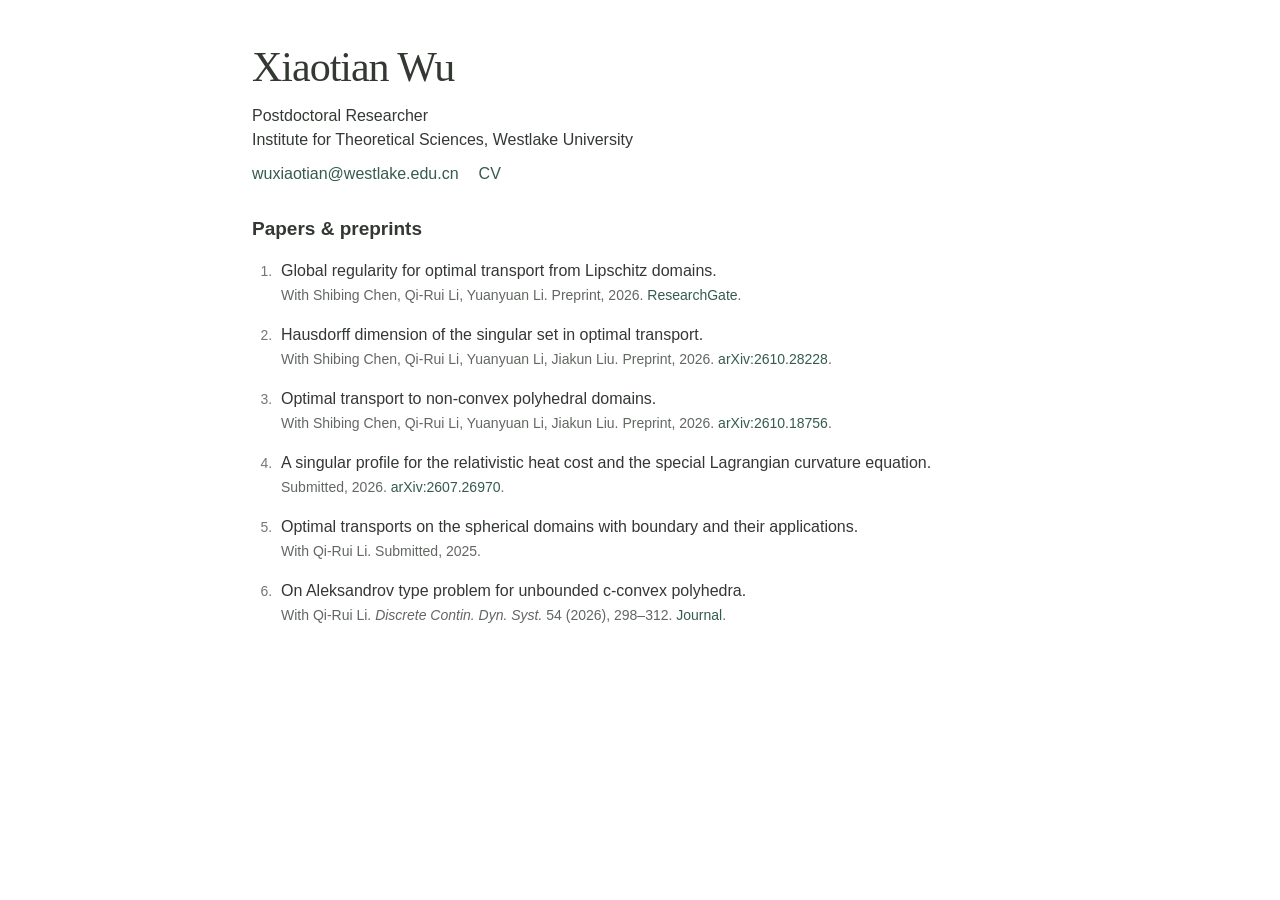
<file: index.html>
<!doctype html>
<html lang="en">
  <head>
    <meta charset="UTF-8" />
    <meta name="viewport" content="width=device-width, initial-scale=1.0" />
    <meta name="author" content="Xiaotian Wu" />
    <meta name="googlebot" content="nosnippet" />
    <meta name="theme-color" content="#ffffff" />
    <meta property="og:title" content="Xiaotian Wu — Academic Homepage" />
    <meta property="og:type" content="website" />
    <meta property="og:url" content="https://xiao-tian-wu.github.io/" />
    <link rel="canonical" href="https://xiao-tian-wu.github.io/" />
    <link rel="icon" href="./favicon-m.png" type="image/png" sizes="512x512" />
    <link rel="apple-touch-icon" href="./apple-touch-icon.png" sizes="180x180" />
    <link rel="stylesheet" href="./styles.css" />
    <title>Xiaotian Wu — Academic Homepage</title>
  </head>
  <body>
    <main>
      <header id="about">
        <h1>Xiaotian Wu</h1>
        <p class="affiliation">Postdoctoral Researcher<br />
          Institute for Theoretical Sciences, Westlake University</p>
        <p class="contact-links" id="contact">
          <a href="mailto:wuxiaotian@westlake.edu.cn">wuxiaotian@westlake.edu.cn</a>
          <a href="./files/xiaotian-wu-cv.pdf">CV</a>
        </p>
      </header>
      <section id="research" aria-labelledby="research-title">
        <h2 id="research-title">Papers &amp; preprints</h2>
        <ol class="publication-list">
            <li>
              <a href="./files/global-regularity-optimal-transport-lipschitz-domains.pdf"
                target="_blank" rel="noreferrer"
              ><strong>Global regularity for optimal transport from Lipschitz domains.</strong></a>
              <span>With Shibing Chen, Qi-Rui Li, Yuanyuan Li. Preprint, 2026.
                <a class="paper-link" href="https://www.researchgate.net/publication/417376867_Global_Regularity_for_optimal_transport_from_Lipschitz_domains"
                  target="_blank" rel="noreferrer">ResearchGate</a>.</span>
            </li>
            <li>
              <a href="./files/hausdorff-dimension-singular-set-optimal-transport.pdf"
                target="_blank" rel="noreferrer"
              ><strong>Hausdorff dimension of the singular set in optimal transport.</strong></a>
              <span>With Shibing Chen, Qi-Rui Li, Yuanyuan Li, Jiakun Liu. Preprint, 2026.
                <a class="paper-link" href="https://arxiv.org/abs/2610.28228"
                  target="_blank" rel="noreferrer">arXiv:2610.28228</a>.</span>
            </li>
            <li>
              <a href="./files/optimal-transport-non-convex-polyhedral-domains.pdf"
                target="_blank" rel="noreferrer"
              ><strong>Optimal transport to non-convex polyhedral domains.</strong></a>
              <span>With Shibing Chen, Qi-Rui Li, Yuanyuan Li, Jiakun Liu. Preprint, 2026.
                <a class="paper-link" href="https://arxiv.org/abs/2610.18756"
                  target="_blank" rel="noreferrer">arXiv:2610.18756</a>.</span>
            </li>
            <li>
              <a
                href="./files/singular-profile-relativistic-heat-cost.pdf"
                target="_blank"
                rel="noreferrer"
              ><strong>A singular profile for the relativistic heat cost and the special
                Lagrangian curvature equation.</strong></a>
              <span>Submitted, 2026. <a class="paper-link" href="https://arxiv.org/abs/2607.26970"
                target="_blank" rel="noreferrer">arXiv:2607.26970</a>.</span>
            </li>
            <li>
              <a
                href="./files/optimal-transports-spherical-domains.pdf"
                target="_blank"
                rel="noreferrer"
              ><strong>Optimal transports on the spherical domains with boundary and their
                applications.</strong></a>
              <span>With Qi-Rui Li. Submitted, 2025.</span>
            </li>
            <li>
              <a
                href="./files/aleksandrov-unbounded-c-convex-polyhedra.pdf"
                target="_blank"
                rel="noreferrer"
              ><strong>On Aleksandrov type problem for unbounded c-convex
                polyhedra.</strong></a>
              <span>With Qi-Rui Li. <em>Discrete Contin. Dyn. Syst.</em> 54 (2026),
                298&ndash;312. <a class="paper-link"
                  href="https://www.aimsciences.org/article/doi/10.3934/dcds.2026067"
                  target="_blank" rel="noreferrer">Journal</a>.</span>
            </li>
          </ol>
      </section>
    </main>
  </body>
</html>
</file>
<file: styles.css>
:root {
  color-scheme: light;
  font-family: -apple-system, BlinkMacSystemFont, "Segoe UI", sans-serif;
  color: #333833;
  background: #fff;
  -webkit-text-size-adjust: 100%;
}
* { box-sizing: border-box; }
body { margin: 0; font-size: 16px; line-height: 1.5; }
main { max-width: 840px; margin: 0 auto; padding: 42px 32px 36px; }
h1 { margin: 0 0 12px; font-family: Georgia, "Times New Roman", serif; font-size: 42px; font-weight: 400; line-height: 1.2; letter-spacing: -1px; }
h2 { margin: 0 0 16px; font-size: 19px; line-height: 1.4; font-weight: 600; }
p { margin: 0; }
.affiliation { margin-bottom: 10px; }
.contact-links { display: flex; flex-wrap: wrap; align-items: baseline; gap: 4px 20px; }
a { color: #355b50; text-decoration: none; }
a:hover { color: #203d34; }
a:focus-visible { outline: 2px solid #355b50; outline-offset: 5px; }
section { margin-top: 30px; }
.publication-list { margin: 0; padding-left: 24px; }
.publication-list li { padding-left: 5px; margin-bottom: 17px; }
.publication-list li:last-child { margin-bottom: 0; }
.publication-list li::marker { color: #737873; font-size: 14px; }
.publication-list strong { font-weight: 500; }
.publication-list li > a { color: #333833; }
.publication-list span { display: block; margin-top: 2px; font-size: 14px; color: #626762; }
section, #contact { scroll-margin-top: 24px; }
@media (max-width: 600px) {
  main { padding: 28px 23px; }
  h1 { font-size: 36px; }
  section { margin-top: 26px; }
  a { overflow-wrap: anywhere; }
}
@media print {
  main { max-width: none; padding: 0; }
  body { font-size: 11pt; }
  h1 { font-size: 26pt; }
  section { margin-top: 24px; }
  .publication-list li { break-inside: avoid; margin-bottom: 14px; }
  a { color: inherit; text-decoration: none; }
}
</file>
